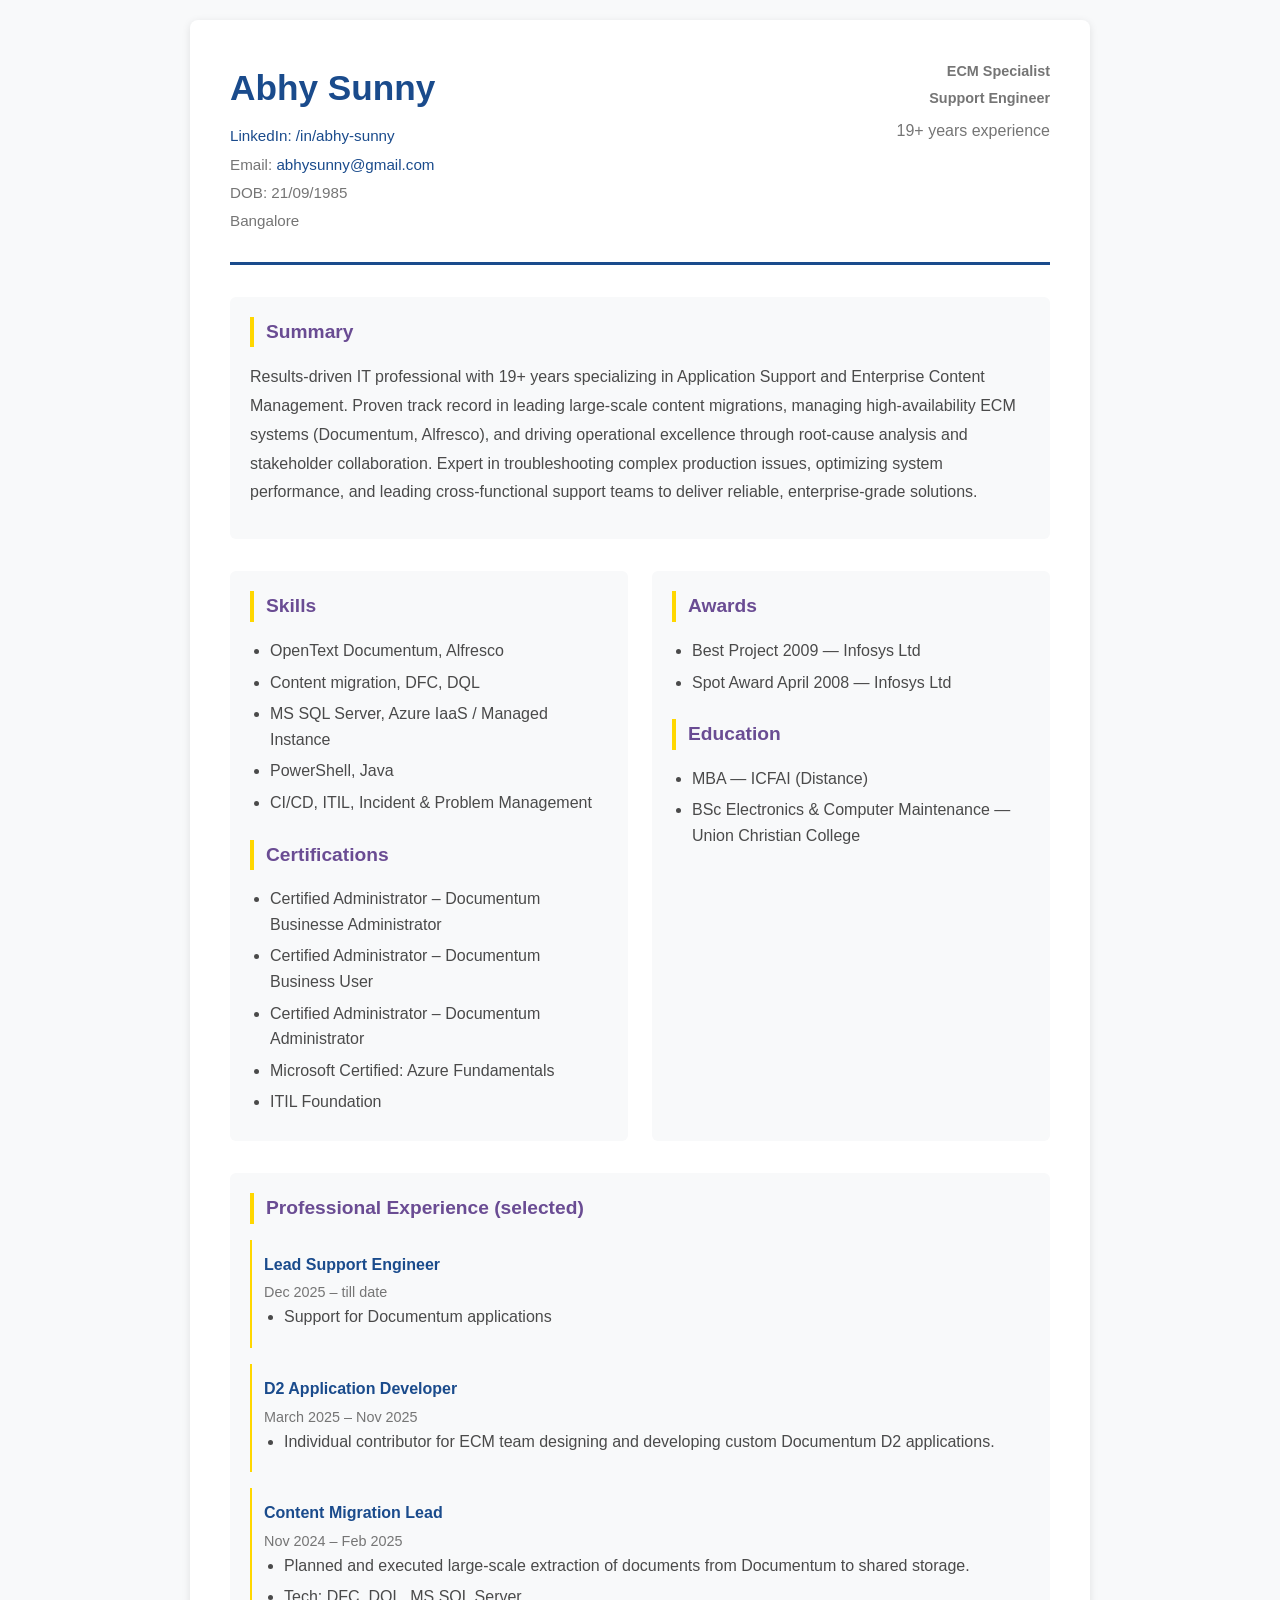
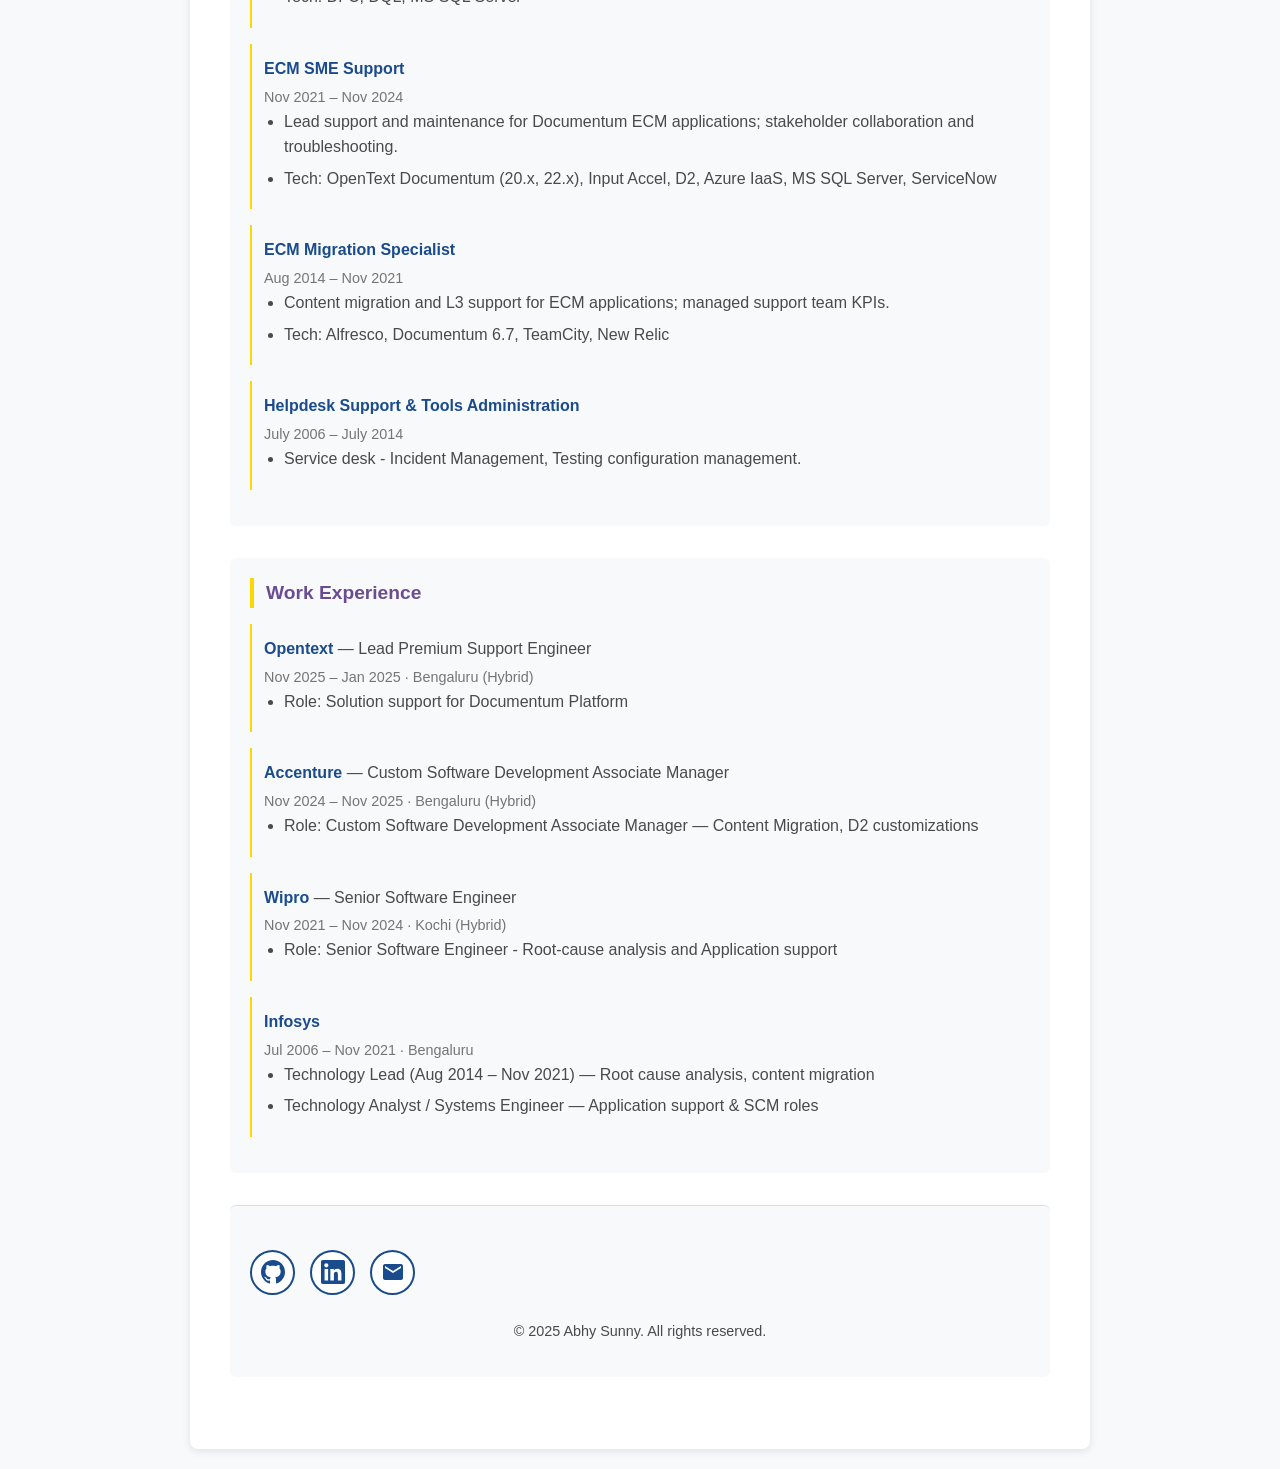
<file: index.html>
<!DOCTYPE html>
<html lang="en">
<head>
    <meta charset="UTF-8">
    <meta name="viewport" content="width=device-width, initial-scale=1.0">
    <title>Abhy Sunny - Support Engineer</title>
    <style>
        :root {
            --primary-blue: #1a4b8c;
            --accent-red: #e63946;
            --accent-yellow: #ffd700;
            --text-grey: #4a4a4a;
            --muted-grey: #757575;
            --accent-violet: #6a4c93;
            --bg-light: #f8f9fa;
            --link-hover: #ff8c42;
        }

        * {
            margin: 0;
            padding: 0;
            box-sizing: border-box;
        }

        body {
            font-family: Inter, Arial, sans-serif;
            line-height: 1.6;
            color: var(--text-grey);
            background-color: var(--bg-light);
            padding: 20px;
        }

        .container {
            background: white;
            border-radius: 8px;
            box-shadow: 0 2px 8px rgba(0, 0, 0, 0.1);
            max-width: 900px;
            width: 100%;
            margin: 0 auto;
            padding: 40px;
        }

        header {
            display: flex;
            align-items: flex-start;
            justify-content: space-between;
            border-bottom: 3px solid var(--primary-blue);
            padding-bottom: 24px;
            margin-bottom: 32px;
            gap: 20px;
        }

        .header-info h1 {
            margin: 0 0 8px 0;
            color: var(--primary-blue);
            font-size: 2.2rem;
        }

        .contact {
            font-size: 0.95rem;
            color: var(--muted-grey);
        }

        .contact div {
            margin-bottom: 4px;
        }

        .header-title {
            text-align: right;
            color: var(--muted-grey);
            font-size: 0.9rem;
        }

        .header-title div {
            margin-bottom: 4px;
        }

        h2 {
            margin: 0 0 16px 0;
            color: var(--accent-violet);
            font-size: 1.2rem;
            border-left: 4px solid var(--accent-yellow);
            padding-left: 12px;
        }

        a {
            color: var(--primary-blue);
            text-decoration: none;
            border-bottom: 1px solid transparent;
            transition: all 0.2s ease;
        }

        a:hover {
            color: var(--link-hover);
            border-bottom-color: var(--link-hover);
        }

        .section {
            margin-bottom: 32px;
            padding: 20px;
            background: var(--bg-light);
            border-radius: 6px;
        }

        .section p {
            color: var(--text-grey);
            line-height: 1.8;
            margin-bottom: 12px;
        }

        ul {
            margin: 0 0 0 20px;
        }

        li {
            margin-bottom: 6px;
            color: var(--text-grey);
        }

        .two-col {
            display: flex;
            gap: 24px;
        }

        .two-col .section {
            flex: 1;
        }

        .project {
            margin-bottom: 16px;
            padding: 12px;
            border-left: 2px solid var(--accent-yellow);
            transition: border-color 0.2s ease;
        }

        .project:hover {
            border-left-color: var(--accent-red);
        }

        .project strong {
            color: var(--primary-blue);
        }

        .project-meta {
            color: var(--muted-grey);
            font-size: 0.9rem;
            margin-top: 4px;
        }

        .skills-grid {
            display: flex;
            flex-wrap: wrap;
            gap: 12px;
            margin: 12px 0;
        }

        .skill-tag {
            background: white;
            color: var(--primary-blue);
            padding: 8px 12px;
            border-radius: 4px;
            font-size: 0.9em;
            border: 1px solid var(--accent-yellow);
        }

        .contact-links {
            display: flex;
            gap: 15px;
            margin-top: 20px;
        }

        .contact-links a {
            display: inline-flex;
            align-items: center;
            justify-content: center;
            width: 45px;
            height: 45px;
            border-radius: 50%;
            background: white;
            color: var(--primary-blue);
            text-decoration: none;
            transition: all 0.3s ease;
            border: 2px solid var(--primary-blue);
        }

        .contact-links a:hover {
            background: var(--primary-blue);
            color: white;
            transform: translateY(-3px);
        }

        @media (max-width: 700px) {
            .container {
                padding: 20px;
            }

            header {
                flex-direction: column;
                align-items: flex-start;
            }

            .header-title {
                text-align: left;
            }

            .two-col {
                flex-direction: column;
            }

            .header-info h1 {
                font-size: 1.8rem;
            }
        }
    </style>
</head>
<body>
    <div class="container">
        <header>
            <div class="header-info">
                <h1>Abhy Sunny</h1>
                <div class="contact">
                    <div><a href="https://www.linkedin.com/in/abhy-sunny/">LinkedIn: /in/abhy-sunny</a></div>
                    <div>Email: <a href="mailto:abhysunny@gmail.com">abhysunny@gmail.com</a></div>
                    <div>DOB: 21/09/1985</div>
                    <div>Bangalore</div>
                </div>
            </div>
            <div class="header-title">
                
                <div><strong>ECM Specialist</strong></div>
                <div><strong>Support Engineer</strong></div>
                <div style="margin-top: 8px; font-size: 1rem;">19+ years experience</div>
            </div>
        </header>

        <section class="section">
            <h2>Summary</h2>
            <p>Results-driven IT professional with 19+ years specializing in Application Support and Enterprise Content Management. Proven track record in leading large-scale content migrations, managing high-availability ECM systems (Documentum, Alfresco), and driving operational excellence through root-cause analysis and stakeholder collaboration. Expert in troubleshooting complex production issues, optimizing system performance, and leading cross-functional support teams to deliver reliable, enterprise-grade solutions.</p>
        </section>

        <div class="two-col">
            <section class="section">
                <h2>Skills</h2>
                <ul>
                    <li>OpenText Documentum, Alfresco</li>
                    <li>Content migration, DFC, DQL</li>
                    <li>MS SQL Server, Azure IaaS / Managed Instance</li>
                    <li>PowerShell, Java</li>
                    <li>CI/CD, ITIL, Incident & Problem Management</li>
                </ul>

                <h2 style="margin-top: 24px;">Certifications</h2>
                <ul>
                    <li>Certified Administrator – Documentum Businesse Administrator</li>
                    <li>Certified Administrator – Documentum Business User</li>
                    <li>Certified Administrator – Documentum Administrator</li>
                    <li>Microsoft Certified: Azure Fundamentals</li>
                    <li>ITIL Foundation</li>
                </ul>
            </section>

            <section class="section">
                <h2>Awards</h2>
                <ul>
                    <li>Best Project 2009 — Infosys Ltd</li>
                    <li>Spot Award April 2008 — Infosys Ltd</li>
                </ul>

                <h2 style="margin-top: 24px;">Education</h2>
                <ul>
                    <li>MBA — ICFAI (Distance)</li>
                    <li>BSc Electronics & Computer Maintenance — Union Christian College</li>
                </ul>
            </section>
        </div>

        <section class="section">
            <h2>Professional Experience (selected)</h2>

            <div class="project">
                <strong>Lead Support Engineer</strong>
                <div class="project-meta">Dec 2025 – till date</div>
                <ul>
                    <li>Support for Documentum applications</li>
                </ul>
            </div>

            <div class="project">
                <strong>D2 Application Developer</strong>
                <div class="project-meta">March 2025 – Nov 2025</div>
                <ul>
                    <li>Individual contributor for ECM team designing and developing custom Documentum D2 applications.</li>
                </ul>
            </div>

            <div class="project">
                <strong>Content Migration Lead</strong>
                <div class="project-meta">Nov 2024 – Feb 2025</div>
                <ul>
                    <li>Planned and executed large-scale extraction of documents from Documentum to shared storage.</li>
                    <li>Tech: DFC, DQL, MS SQL Server</li>
                </ul>
            </div>

            <div class="project">
                <strong>ECM SME Support </strong>
                <div class="project-meta">Nov 2021 – Nov 2024</div>
                <ul>
                    <li>Lead support and maintenance for Documentum ECM applications; stakeholder collaboration and troubleshooting.</li>
                    <li>Tech: OpenText Documentum (20.x, 22.x), Input Accel, D2, Azure IaaS, MS SQL Server, ServiceNow</li>
                </ul>
            </div>

            <div class="project">
                <strong>ECM Migration Specialist</strong>
                <div class="project-meta">Aug 2014 – Nov 2021</div>
                <ul>
                    <li>Content migration and L3 support for ECM applications; managed support team KPIs.</li>
                    <li>Tech: Alfresco, Documentum 6.7, TeamCity, New Relic</li>
                </ul>
            </div>

            <div class="project">
                <strong>Helpdesk Support & Tools Administration</strong>
                <div class="project-meta">July 2006 – July 2014</div>
                <ul>
                    <li>Service desk - Incident Management, Testing configuration management.</li>
                </ul>
            </div>
        </section>

        <section class="section">
            <h2>Work Experience</h2>

            <div class="project">
                <strong>Opentext</strong> — Lead Premium Support Engineer
                <div class="project-meta">Nov 2025 – Jan 2025 · Bengaluru (Hybrid)</div>
                <ul>
                    <li>Role: Solution support for Documentum Platform</li>
                </ul>
            </div>

            <div class="project">
                <strong>Accenture</strong> — Custom Software Development Associate Manager
                <div class="project-meta">Nov 2024 – Nov 2025 · Bengaluru (Hybrid)</div>
                <ul>
                    <li>Role: Custom Software Development Associate Manager — Content Migration, D2 customizations</li>
                </ul>
            </div>

            <div class="project">
                <strong>Wipro</strong> — Senior Software Engineer
                <div class="project-meta">Nov 2021 – Nov 2024 · Kochi (Hybrid)</div>
                <ul>
                    <li>Role: Senior Software Engineer - Root-cause analysis and Application support</li>
                </ul>
            </div>

            <div class="project">
                <strong>Infosys</strong>
                <div class="project-meta">Jul 2006 – Nov 2021 · Bengaluru</div>
                <ul>
                    <li>Technology Lead (Aug 2014 – Nov 2021) — Root cause analysis, content migration</li>
                    <li>Technology Analyst / Systems Engineer — Application support & SCM roles</li>
                </ul>
            </div>
        </section>

        <section class="section" style="text-align: center; border-top: 1px solid #ddd; padding-top: 24px;">
            <div class="contact-links">
                <a href="https://github.com/abhysunny" title="GitHub">
                    <svg width="24" height="24" viewBox="0 0 24 24" fill="currentColor">
                        <path d="M12 0c-6.626 0-12 5.373-12 12 0 5.302 3.438 9.8 8.207 11.387.599.111.793-.261.793-.577v-2.234c-3.338.726-4.033-1.416-4.033-1.416-.546-1.387-1.333-1.756-1.333-1.756-1.089-.745.083-.729.083-.729 1.205.084 1.839 1.237 1.839 1.237 1.07 1.834 2.807 1.304 3.492.997.107-.775.418-1.305.762-1.604-2.665-.305-5.467-1.334-5.467-5.931 0-1.311.469-2.381 1.236-3.221-.124-.303-.535-1.524.117-3.176 0 0 1.008-.322 3.301 1.23.957-.266 1.983-.399 3.003-.404 1.02.005 2.047.138 3.006.404 2.291-1.552 3.297-1.23 3.297-1.23.653 1.653.242 2.874.118 3.176.77.84 1.235 1.911 1.235 3.221 0 4.609-2.807 5.624-5.479 5.921.43.372.823 1.102.823 2.222v 3.293c0 .319.192.694.801.576 4.765-1.589 8.199-6.086 8.199-11.386 0-6.627-5.373-12-12-12z"/>
                    </svg>
                </a>
                <a href="https://www.linkedin.com/in/abhy-sunny/" title="LinkedIn">
                    <svg width="24" height="24" viewBox="0 0 24 24" fill="currentColor">
                        <path d="M20.447 20.452h-3.554v-5.569c0-1.328-.027-3.037-1.852-3.037-1.853 0-2.136 1.445-2.136 2.939v5.667H9.351V9h3.414v1.561h.046c.477-.9 1.637-1.85 3.37-1.85 3.601 0 4.267 2.37 4.267 5.455v6.286zM5.337 7.433c-1.144 0-2.063-.926-2.063-2.065 0-1.138.92-2.063 2.063-2.063 1.14 0 2.064.925 2.064 2.063 0 1.139-.925 2.065-2.064 2.065zm1.782 13.019H3.555V9h3.564v11.452zM22.225 0H1.771C.792 0 0 .774 0 1.729v20.542C0 23.227.792 24 1.771 24h20.451C23.2 24 24 23.227 24 22.271V1.729C24 .774 23.2 0 22.225 0z"/>
                    </svg>
                </a>
                <a href="mailto:abhysunny@gmail.com" title="Email">
                    <svg width="24" height="24" viewBox="0 0 24 24" fill="currentColor">
                        <path d="M20 4H4c-1.1 0-1.99.9-1.99 2L2 18c0 1.1.9 2 2 2h16c1.1 0 2-.9 2-2V6c0-1.1-.9-2-2-2zm0 4l-8 5-8-5V6l8 5 8-5v2z"/>
                    </svg>
                </a>
            </div>
            <p style="margin-top: 24px; font-size: 0.9rem;">© 2025 Abhy Sunny. All rights reserved.</p>
        </section>
    </div>
</body>
</html>
</file>
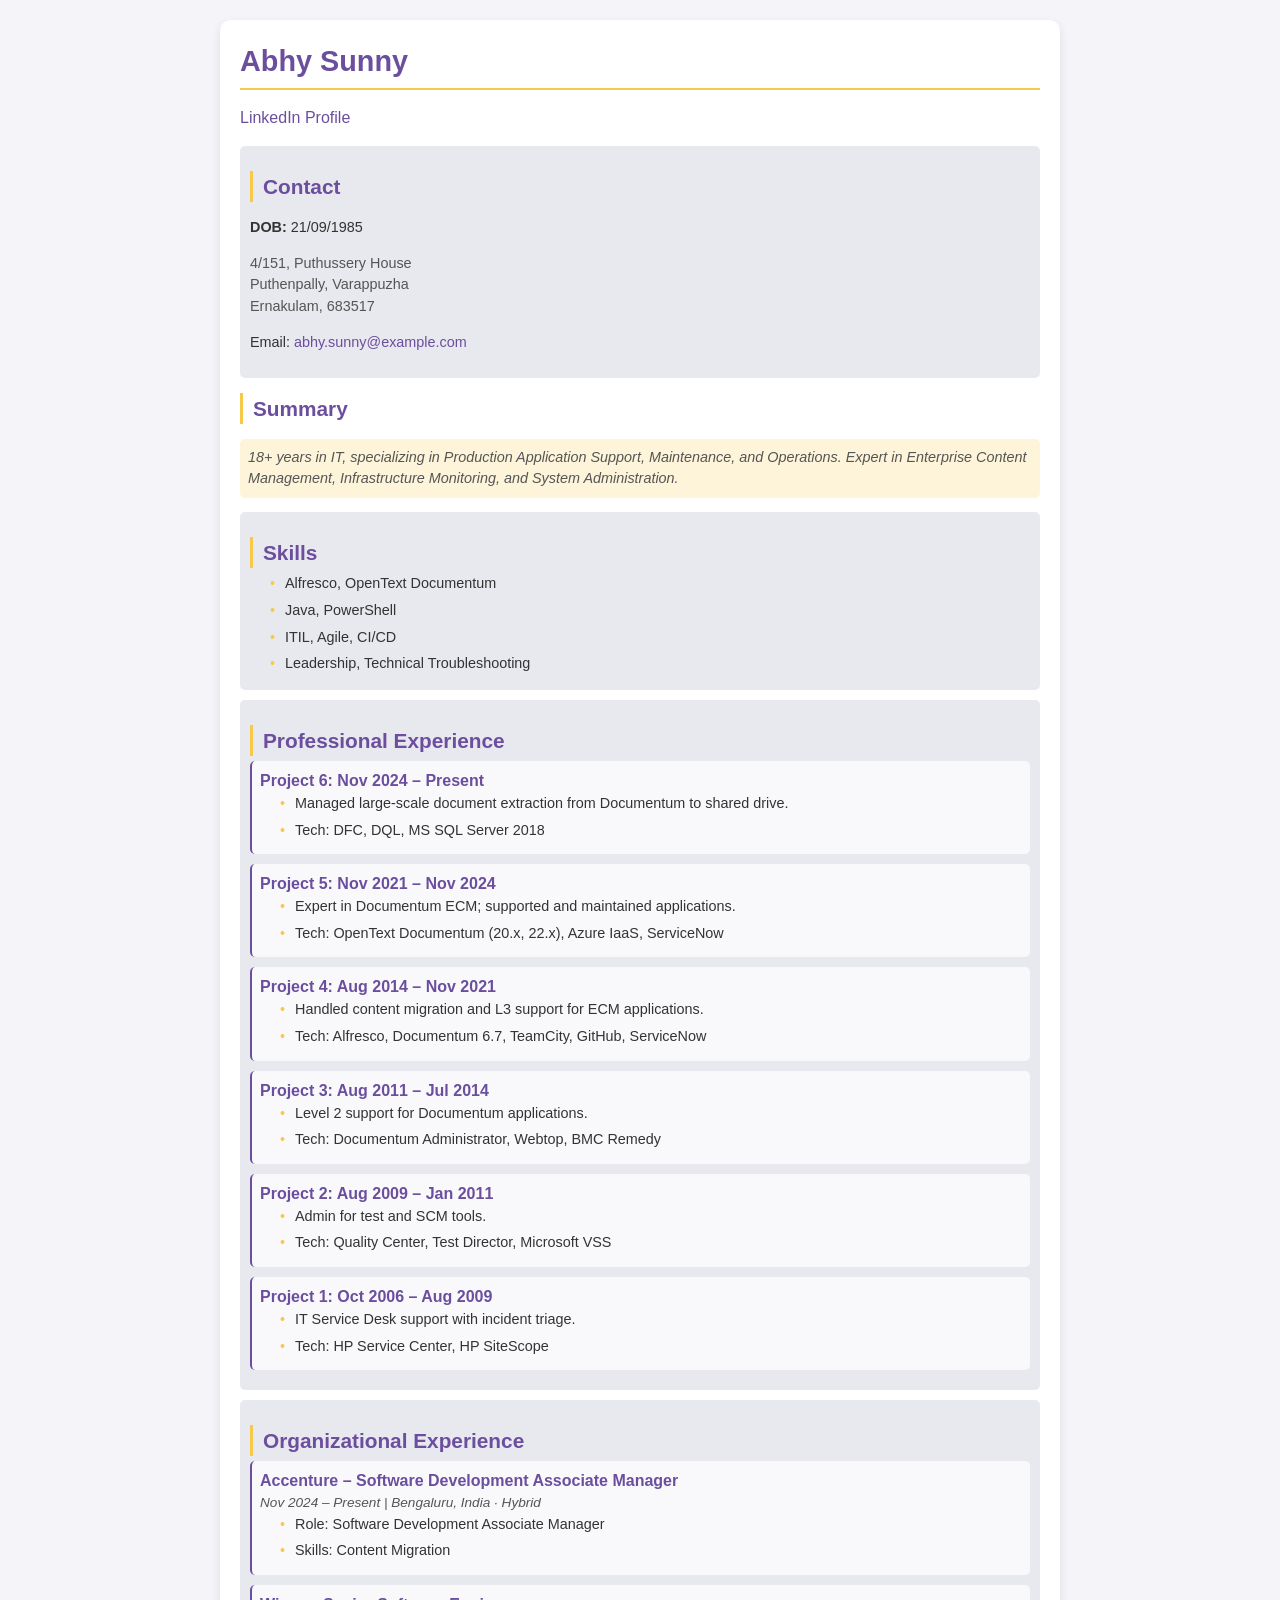
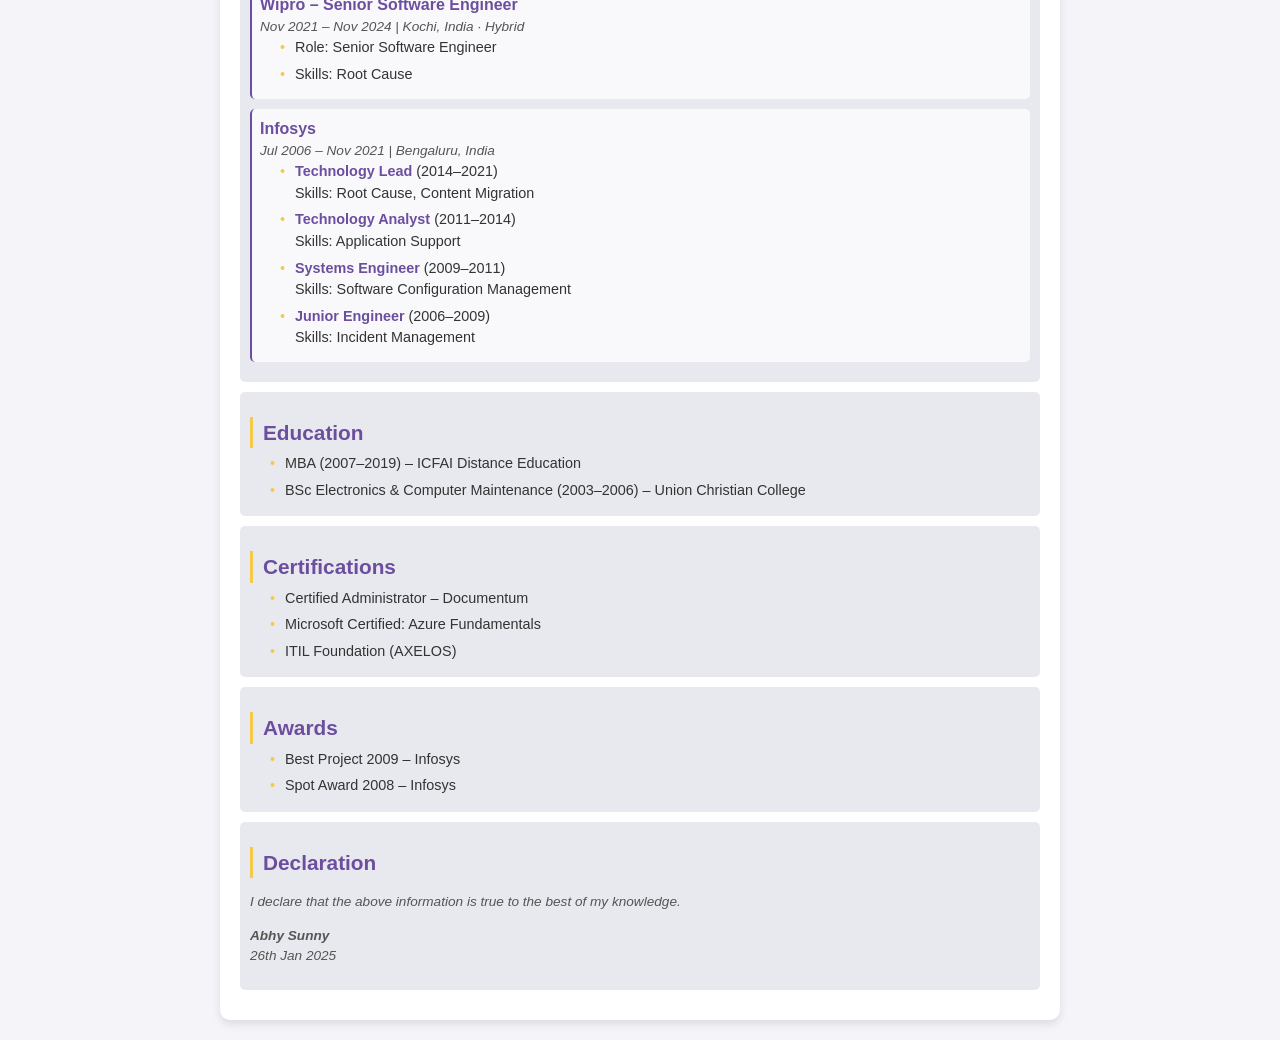
<file: abhy-sunny.html>
<script type="text/javascript">
        var gk_isXlsx = false;
        var gk_xlsxFileLookup = {};
        var gk_fileData = {};
        function filledCell(cell) {
          return cell !== '' && cell != null;
        }
        function loadFileData(filename) {
        if (gk_isXlsx && gk_xlsxFileLookup[filename]) {
            try {
                var workbook = XLSX.read(gk_fileData[filename], { type: 'base64' });
                var firstSheetName = workbook.SheetNames[0];
                var worksheet = workbook.Sheets[firstSheetName];

                // Convert sheet to JSON to filter blank rows
                var jsonData = XLSX.utils.sheet_to_json(worksheet, { header: 1, blankrows: false, defval: '' });
                // Filter out blank rows (rows where all cells are empty, null, or undefined)
                var filteredData = jsonData.filter(row => row.some(filledCell));

                // Heuristic to find the header row by ignoring rows with fewer filled cells than the next row
                var headerRowIndex = filteredData.findIndex((row, index) =>
                  row.filter(filledCell).length >= filteredData[index + 1]?.filter(filledCell).length
                );
                // Fallback
                if (headerRowIndex === -1 || headerRowIndex > 25) {
                  headerRowIndex = 0;
                }

                // Convert filtered JSON back to CSV
                var csv = XLSX.utils.aoa_to_sheet(filteredData.slice(headerRowIndex)); // Create a new sheet from filtered array of arrays
                csv = XLSX.utils.sheet_to_csv(csv, { header: 1 });
                return csv;
            } catch (e) {
                console.error(e);
                return "";
            }
        }
        return gk_fileData[filename] || "";
        }
        </script><!DOCTYPE html>
<html lang="en">
<head>
  <meta charset="UTF-8">
  <title>Abhy Sunny Resume</title>
  <style>
    body {
      font-family: 'Segoe UI', Arial, sans-serif;
      line-height: 1.5;
      margin: 0;
      padding: 0;
      background-color: #f4f4f9;
      color: #333;
    }
    .container {
      max-width: 800px;
      margin: 20px auto;
      background: #fff;
      padding: 20px;
      border-radius: 10px;
      box-shadow: 0 4px 10px rgba(0, 0, 0, 0.1);
    }
    h1 {
      color: #6b4e9e; /* Purple */
      font-size: 1.8em;
      margin: 0 0 5px;
      border-bottom: 2px solid #f7c948; /* Yellow */
      padding-bottom: 5px;
    }
    h2 {
      color: #6b4e9e; /* Purple */
      font-size: 1.3em;
      margin: 15px 0 5px;
      border-left: 3px solid #f7c948; /* Yellow */
      padding-left: 10px;
    }
    a {
      color: #6b4e9e; /* Purple */
      text-decoration: none;
    }
    a:hover {
      color: #f7c948; /* Yellow */
    }
    .section {
      margin-bottom: 10px;
    }
    .contact, .skills, .certs, .awards, .experience, .education, .declaration {
      background: #e8e8ef; /* Light grey-purple */
      padding: 10px;
      border-radius: 5px;
      margin-bottom: 10px;
    }
    ul {
      padding-left: 20px;
      margin: 0;
      list-style-type: none;
    }
    ul li {
      position: relative;
      padding-left: 15px;
      margin-bottom: 5px;
      font-size: 0.9em;
    }
    ul li:before {
      content: '•';
      position: absolute;
      left: 0;
      color: #f7c948; /* Yellow */
      font-size: 1em;
    }
    .project {
      margin-bottom: 10px;
      padding: 8px;
      border-left: 2px solid #6b4e9e; /* Purple */
      background: #f9f9fc;
      border-radius: 5px;
    }
    .project strong {
      color: #6b4e9e; /* Purple */
      font-size: 1em;
    }
    .project em {
      font-size: 0.85em;
      color: #555;
    }
    .address {
      white-space: pre-line;
      font-size: 0.9em;
      color: #555;
    }
    .role-summary p {
      font-style: italic;
      color: #555;
      background: #f7c94833; /* Light yellow */
      padding: 8px;
      border-radius: 5px;
      font-size: 0.9em;
    }
    .declaration p {
      font-style: italic;
      color: #555;
      font-size: 0.85em;
    }
    .contact p, .education li, .certs li, .awards li {
      font-size: 0.9em;
    }
    @media print {
      .container {
        box-shadow: none;
        margin: 0;
        padding: 10px;
      }
      body {
        background: #fff;
      }
    }
  </style>
</head>
<body>
  <div class="container">
    <h1>Abhy Sunny</h1>
    <p><a href="https://www.linkedin.com/in/abhy-sunny/">LinkedIn Profile</a></p>

    <div class="contact section">
      <h2>Contact</h2>
      <p><strong>DOB:</strong> 21/09/1985</p>
      <p class="address">4/151, Puthussery House<br>Puthenpally, Varappuzha<br>Ernakulam, 683517</p>
      <p>Email: <a href="mailto:abhy.sunny@example.com">abhy.sunny@example.com</a></p>
    </div>

    <div class="section role-summary">
      <h2>Summary</h2>
      <p>18+ years in IT, specializing in Production Application Support, Maintenance, and Operations. Expert in Enterprise Content Management, Infrastructure Monitoring, and System Administration.</p>
    </div>

    <div class="section skills">
      <h2>Skills</h2>
      <ul>
        <li>Alfresco, OpenText Documentum</li>
        <li>Java, PowerShell</li>
        <li>ITIL, Agile, CI/CD</li>
        <li>Leadership, Technical Troubleshooting</li>
      </ul>
    </div>

    <div class="section experience">
      <h2>Professional Experience</h2>
      <div class="project">
        <strong>Project 6: Nov 2024 – Present</strong>
        <ul>
          <li>Managed large-scale document extraction from Documentum to shared drive.</li>
          <li>Tech: DFC, DQL, MS SQL Server 2018</li>
        </ul>
      </div>
      <div class="project">
        <strong>Project 5: Nov 2021 – Nov 2024</strong>
        <ul>
          <li>Expert in Documentum ECM; supported and maintained applications.</li>
          <li>Tech: OpenText Documentum (20.x, 22.x), Azure IaaS, ServiceNow</li>
        </ul>
      </div>
      <div class="project">
        <strong>Project 4: Aug 2014 – Nov 2021</strong>
        <ul>
          <li>Handled content migration and L3 support for ECM applications.</li>
          <li>Tech: Alfresco, Documentum 6.7, TeamCity, GitHub, ServiceNow</li>
        </ul>
      </div>
      <div class="project">
        <strong>Project 3: Aug 2011 – Jul 2014</strong>
        <ul>
          <li>Level 2 support for Documentum applications.</li>
          <li>Tech: Documentum Administrator, Webtop, BMC Remedy</li>
        </ul>
      </div>
      <div class="project">
        <strong>Project 2: Aug 2009 – Jan 2011</strong>
        <ul>
          <li>Admin for test and SCM tools.</li>
          <li>Tech: Quality Center, Test Director, Microsoft VSS</li>
        </ul>
      </div>
      <div class="project">
        <strong>Project 1: Oct 2006 – Aug 2009</strong>
        <ul>
          <li>IT Service Desk support with incident triage.</li>
          <li>Tech: HP Service Center, HP SiteScope</li>
        </ul>
      </div>
    </div>

    <div class="section experience">
      <h2>Organizational Experience</h2>
      <div class="project">
        <strong>Accenture – Software Development Associate Manager</strong><br>
        <em>Nov 2024 – Present | Bengaluru, India · Hybrid</em>
        <ul>
          <li>Role: Software Development Associate Manager</li>
          <li>Skills: Content Migration</li>
        </ul>
      </div>
      <div class="project">
        <strong>Wipro – Senior Software Engineer</strong><br>
        <em>Nov 2021 – Nov 2024 | Kochi, India · Hybrid</em>
        <ul>
          <li>Role: Senior Software Engineer</li>
          <li>Skills: Root Cause</li>
        </ul>
      </div>
      <div class="project">
        <strong>Infosys</strong><br>
        <em>Jul 2006 – Nov 2021 | Bengaluru, India</em>
        <ul>
          <li><strong>Technology Lead</strong> (2014–2021)<br>Skills: Root Cause, Content Migration</li>
          <li><strong>Technology Analyst</strong> (2011–2014)<br>Skills: Application Support</li>
          <li><strong>Systems Engineer</strong> (2009–2011)<br>Skills: Software Configuration Management</li>
          <li><strong>Junior Engineer</strong> (2006–2009)<br>Skills: Incident Management</li>
        </ul>
      </div>
    </div>

    <div class="section education">
      <h2>Education</h2>
      <ul>
        <li>MBA (2007–2019) – ICFAI Distance Education</li>
        <li>BSc Electronics & Computer Maintenance (2003–2006) – Union Christian College</li>
      </ul>
    </div>

    <div class="section certs">
      <h2>Certifications</h2>
      <ul>
        <li>Certified Administrator – Documentum</li>
        <li>Microsoft Certified: Azure Fundamentals</li>
        <li>ITIL Foundation (AXELOS)</li>
      </ul>
    </div>

    <div class="section awards">
      <h2>Awards</h2>
      <ul>
        <li>Best Project 2009 – Infosys</li>
        <li>Spot Award 2008 – Infosys</li>
      </ul>
    </div>

    <div class="section declaration">
      <h2>Declaration</h2>
      <p>I declare that the above information is true to the best of my knowledge.</p>
      <p><strong>Abhy Sunny</strong><br>26th Jan 2025</p>
    </div>
  </div>
</body>
</html>
</file>
